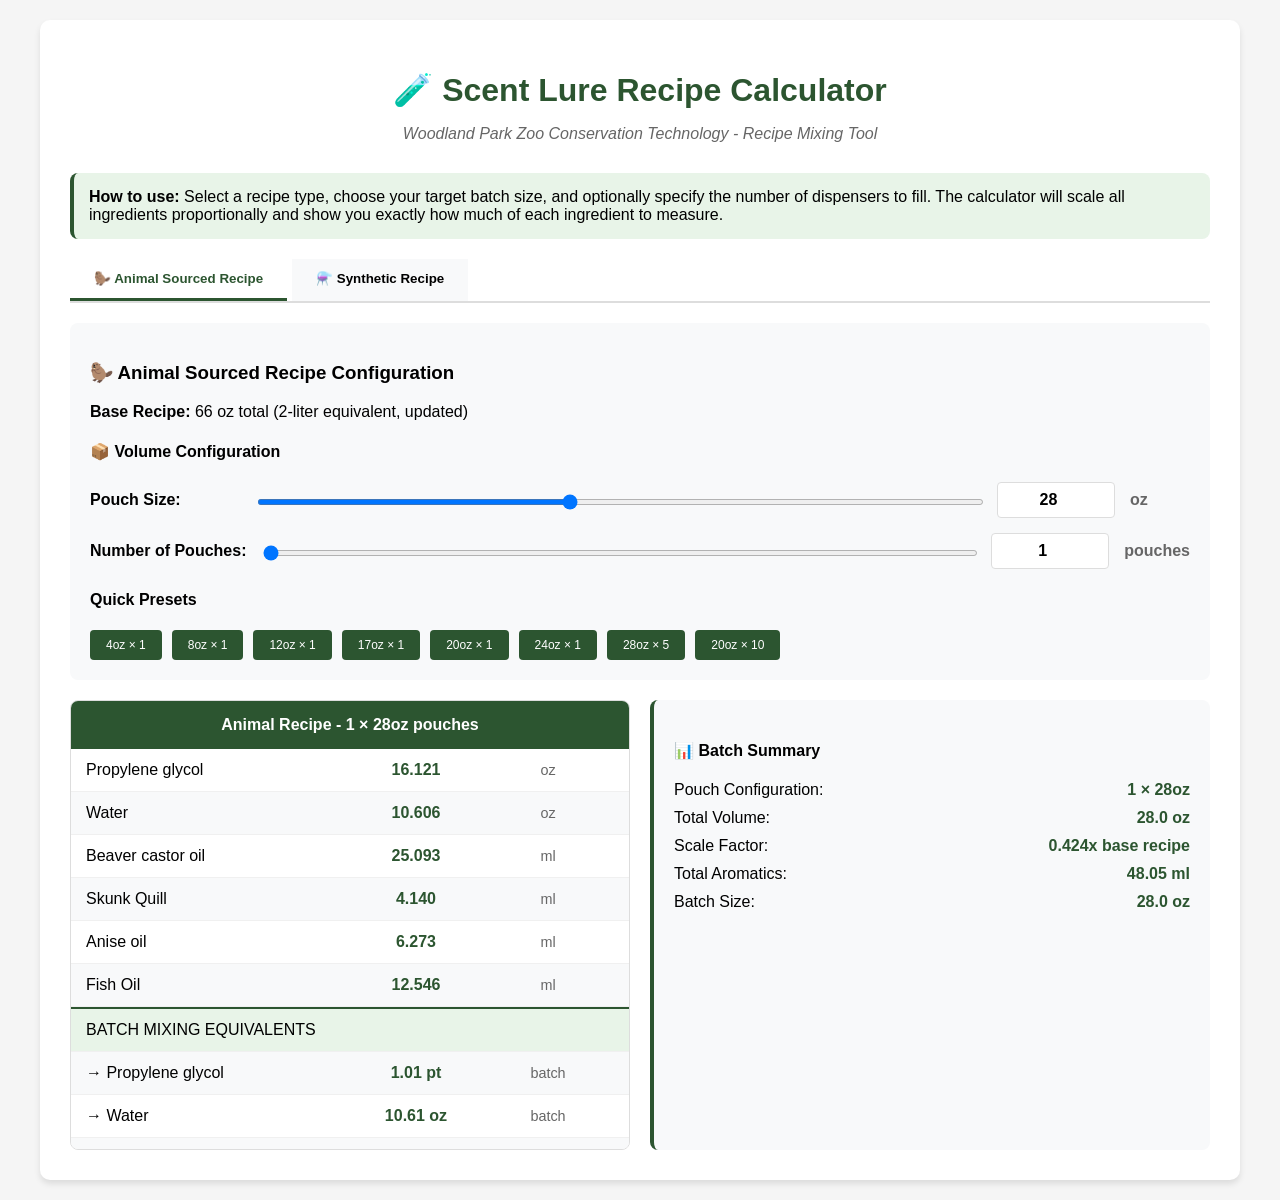
<file: files/scent_recipe_calculator.html>
<!DOCTYPE html>
<html lang="en">
<head>
    <meta charset="UTF-8">
    <meta name="viewport" content="width=device-width, initial-scale=1.0">
    <title>Scent Lure Recipe Calculator</title>
    <style>
        body {
            font-family: 'Segoe UI', Tahoma, Geneva, Verdana, sans-serif;
            max-width: 1200px;
            margin: 0 auto;
            padding: 20px;
            background-color: #f5f5f5;
        }
        
        .container {
            background: white;
            padding: 30px;
            border-radius: 10px;
            box-shadow: 0 4px 6px rgba(0, 0, 0, 0.1);
        }
        
        h1 {
            text-align: center;
            color: #2c5530;
            margin-bottom: 10px;
        }
        
        .subtitle {
            text-align: center;
            color: #666;
            margin-bottom: 30px;
            font-style: italic;
        }
        
        .recipe-tabs {
            display: flex;
            margin-bottom: 20px;
            border-bottom: 2px solid #ddd;
        }
        
        .tab {
            padding: 12px 24px;
            cursor: pointer;
            background: #f8f9fa;
            border: none;
            border-bottom: 3px solid transparent;
            margin-right: 5px;
            font-weight: bold;
            transition: all 0.3s;
        }
        
        .tab.active {
            background: white;
            border-bottom: 3px solid #2c5530;
            color: #2c5530;
        }
        
        .tab-content {
            display: none;
        }
        
        .tab-content.active {
            display: block;
        }
        
        .controls-section {
            background: #f8f9fa;
            padding: 20px;
            border-radius: 8px;
            margin-bottom: 20px;
        }
        
        .control-group {
            display: flex;
            align-items: center;
            margin-bottom: 15px;
            flex-wrap: wrap;
            gap: 15px;
        }
        
        .control-label {
            min-width: 150px;
            font-weight: bold;
        }
        
        .slider-container {
            flex: 1;
            min-width: 200px;
        }
        
        .slider {
            width: 100%;
            height: 6px;
            border-radius: 3px;
            background: #ddd;
            outline: none;
        }
        
        .slider::-webkit-slider-thumb {
            appearance: none;
            width: 20px;
            height: 20px;
            border-radius: 50%;
            background: #2c5530;
            cursor: pointer;
        }
        
        .value-input {
            width: 100px;
            padding: 8px;
            border: 1px solid #ddd;
            border-radius: 4px;
            text-align: center;
        }
        
        .unit-label {
            min-width: 60px;
            color: #666;
            font-weight: bold;
        }
        
        .presets {
            display: flex;
            flex-wrap: wrap;
            gap: 10px;
            margin-top: 15px;
        }
        
        .preset-btn {
            padding: 8px 16px;
            background: #2c5530;
            color: white;
            border: none;
            border-radius: 4px;
            cursor: pointer;
            transition: background-color 0.3s;
            font-size: 12px;
        }
        
        .preset-btn:hover {
            background: #3d6b42;
        }
        
        .recipe-results {
            display: grid;
            grid-template-columns: 1fr 1fr;
            gap: 20px;
            margin-top: 20px;
        }
        
        .ingredients-table {
            background: white;
            border: 1px solid #ddd;
            border-radius: 8px;
            overflow: hidden;
        }
        
        .table-header {
            background: #2c5530;
            color: white;
            padding: 15px;
            font-weight: bold;
            text-align: center;
        }
        
        .table-content {
            max-height: 400px;
            overflow-y: auto;
        }
        
        .ingredient-row {
            display: grid;
            grid-template-columns: 2fr 1fr 1fr;
            padding: 12px 15px;
            border-bottom: 1px solid #f0f0f0;
            align-items: center;
        }
        
        .ingredient-row:nth-child(even) {
            background: #f8f9fa;
        }
        
        .ingredient-name {
            font-weight: 500;
        }
        
        .ingredient-amount {
            text-align: center;
            font-weight: bold;
            color: #2c5530;
        }
        
        .ingredient-unit {
            text-align: center;
            color: #666;
            font-size: 0.9em;
        }
        
        .total-row {
            background: #e8f4e8 !important;
            font-weight: bold;
            border-top: 2px solid #2c5530;
        }
        
        .summary-section {
            background: #f8f9fa;
            padding: 20px;
            border-radius: 8px;
            border-left: 4px solid #2c5530;
        }
        
        .summary-row {
            display: flex;
            justify-content: space-between;
            margin-bottom: 10px;
        }
        
        .summary-value {
            font-weight: bold;
            color: #2c5530;
        }
        
        .instructions {
            background: #e8f4e8;
            padding: 15px;
            border-radius: 8px;
            margin-bottom: 20px;
            border-left: 4px solid #2c5530;
        }
        
        .control-group {
            display: flex;
            align-items: center;
            margin-bottom: 15px;
            flex-wrap: wrap;
            gap: 15px;
        }
        
        .control-label {
            min-width: 150px;
            font-weight: bold;
        }
        
        .slider-container {
            flex: 1;
            min-width: 200px;
        }
        
        .slider {
            width: 100%;
            height: 6px;
            border-radius: 3px;
            background: #ddd;
            outline: none;
        }
        
        .slider::-webkit-slider-thumb {
            appearance: none;
            width: 20px;
            height: 20px;
            border-radius: 50%;
            background: #2c5530;
            cursor: pointer;
        }
        
        .value-input {
            width: 100px;
            padding: 8px;
            border: 1px solid #ddd;
            border-radius: 4px;
            text-align: center;
            font-weight: bold;
            font-size: 16px;
        }
        
        .unit-label {
            min-width: 60px;
            color: #666;
            font-weight: bold;
        }
        
        .pouch-grid {
            display: grid;
            grid-template-columns: repeat(auto-fit, minmax(200px, 1fr));
            gap: 15px;
            margin-bottom: 20px;
        }
        
        .pouch-option {
            background: white;
            padding: 15px;
            border-radius: 8px;
            border: 2px solid #e0e0e0;
            display: flex;
            flex-direction: column;
            align-items: center;
            gap: 8px;
            transition: border-color 0.3s;
        }
        
        .pouch-option:hover {
            border-color: #2c5530;
        }
        
        .pouch-option.active {
            border-color: #2c5530;
            background: #f0f8f0;
        }
        
        .pouch-option label {
            font-weight: bold;
            color: #2c5530;
            text-align: center;
        }
        
        .pouch-input {
            width: 80px;
            padding: 8px;
            border: 1px solid #ddd;
            border-radius: 4px;
            text-align: center;
            font-weight: bold;
            font-size: 16px;
        }
        
        .pouch-label {
            color: #666;
            font-size: 0.9em;
        }
        
        @media (max-width: 900px) {
            .recipe-results {
                grid-template-columns: 1fr;
            }
            
            .control-group {
                flex-direction: column;
                align-items: stretch;
            }
            
            .control-label {
                min-width: auto;
            }
            
            .pouch-grid {
                grid-template-columns: repeat(auto-fit, minmax(150px, 1fr));
            }
        }
        
        .warning {
            background: #fff3cd;
            border: 1px solid #ffeaa7;
            color: #856404;
            padding: 10px;
            border-radius: 4px;
            margin-top: 15px;
        }
        
        .note {
            background: #d1ecf1;
            border: 1px solid #bee5eb;
            color: #0c5460;
            padding: 10px;
            border-radius: 4px;
            margin-top: 15px;
        }
    </style>
</head>
<body>
    <div class="container">
        <h1>🧪 Scent Lure Recipe Calculator</h1>
        <p class="subtitle">Woodland Park Zoo Conservation Technology - Recipe Mixing Tool</p>
        
        <div class="instructions">
            <strong>How to use:</strong> Select a recipe type, choose your target batch size, and optionally specify the number of dispensers to fill. The calculator will scale all ingredients proportionally and show you exactly how much of each ingredient to measure.
        </div>
        
        <!-- Recipe Type Tabs -->
        <div class="recipe-tabs">
            <button class="tab active" onclick="switchRecipe('animal')">🦫 Animal Sourced Recipe</button>
            <button class="tab" onclick="switchRecipe('synthetic')">⚗️ Synthetic Recipe</button>
        </div>
        
        <!-- Animal Sourced Recipe -->
        <div id="animalContent" class="tab-content active">
            <div class="controls-section">
                <h3>🦫 Animal Sourced Recipe Configuration</h3>
                <p><strong>Base Recipe:</strong> 66 oz total (2-liter equivalent, updated)</p>
                
                <h4>📦 Volume Configuration</h4>
                <div class="control-group">
                    <div class="control-label">Pouch Size:</div>
                    <div class="slider-container">
                        <input type="range" id="animalPouchSlider" class="slider" min="1" max="64" value="28" step="1">
                    </div>
                    <input type="number" id="animalPouchInput" class="value-input" value="28" step="1" min="1" max="64">
                    <span class="unit-label">oz</span>
                </div>
                
                <div class="control-group">
                    <div class="control-label">Number of Pouches:</div>
                    <div class="slider-container">
                        <input type="range" id="animalCountSlider" class="slider" min="1" max="50" value="1" step="1">
                    </div>
                    <input type="number" id="animalCountInput" class="value-input" value="1" step="1" min="1" max="50">
                    <span class="unit-label">pouches</span>
                </div>
                
                <h4>Quick Presets</h4>
                <div class="presets">
                    <button class="preset-btn" onclick="setAnimalVolume(4, 1)">4oz × 1</button>
                    <button class="preset-btn" onclick="setAnimalVolume(8, 1)">8oz × 1</button>
                    <button class="preset-btn" onclick="setAnimalVolume(12, 1)">12oz × 1</button>
                    <button class="preset-btn" onclick="setAnimalVolume(17, 1)">17oz × 1</button>
                    <button class="preset-btn" onclick="setAnimalVolume(20, 1)">20oz × 1</button>
                    <button class="preset-btn" onclick="setAnimalVolume(24, 1)">24oz × 1</button>
                    <button class="preset-btn" onclick="setAnimalVolume(28, 5)">28oz × 5</button>
                    <button class="preset-btn" onclick="setAnimalVolume(20, 10)">20oz × 10</button>
                </div>
            </div>
        </div>
        
        <!-- Synthetic Recipe -->
        <div id="syntheticContent" class="tab-content">
            <div class="controls-section">
                <h3>⚗️ Synthetic Recipe Configuration</h3>
                <p><strong>Base Recipe:</strong> 68 oz total (Keon Final Report ratios)</p>
                
                <h4>🧴 Volume Configuration</h4>
                <div class="control-group">
                    <div class="control-label">Dispenser Size:</div>
                    <div class="slider-container">
                        <input type="range" id="syntheticPouchSlider" class="slider" min="1" max="64" value="28" step="1">
                    </div>
                    <input type="number" id="syntheticPouchInput" class="value-input" value="28" step="1" min="1" max="64">
                    <span class="unit-label">oz</span>
                </div>
                
                <div class="control-group">
                    <div class="control-label">Number of Dispensers:</div>
                    <div class="slider-container">
                        <input type="range" id="syntheticCountSlider" class="slider" min="1" max="50" value="1" step="1">
                    </div>
                    <input type="number" id="syntheticCountInput" class="value-input" value="1" step="1" min="1" max="50">
                    <span class="unit-label">dispensers</span>
                </div>
                
                <h4>Quick Presets</h4>
                <div class="presets">
                    <button class="preset-btn" onclick="setSyntheticVolume(4, 1)">4oz × 1</button>
                    <button class="preset-btn" onclick="setSyntheticVolume(8, 1)">8oz × 1</button>
                    <button class="preset-btn" onclick="setSyntheticVolume(12, 1)">12oz × 1</button>
                    <button class="preset-btn" onclick="setSyntheticVolume(17, 1)">17oz × 1</button>
                    <button class="preset-btn" onclick="setSyntheticVolume(20, 1)">20oz × 1</button>
                    <button class="preset-btn" onclick="setSyntheticVolume(24, 1)">24oz × 1</button>
                    <button class="preset-btn" onclick="setSyntheticVolume(28, 5)">28oz × 5</button>
                    <button class="preset-btn" onclick="setSyntheticVolume(4, 10)">4oz × 10</button>
                </div>
            </div>
        </div>
        
        <!-- Results Section -->
        <div class="recipe-results">
            <!-- Ingredients Table -->
            <div class="ingredients-table">
                <div class="table-header" id="ingredientsHeader">
                    Recipe Ingredients
                </div>
                <div class="table-content" id="ingredientsList">
                    <!-- Ingredients will be populated by JavaScript -->
                </div>
            </div>
            
            <!-- Summary -->
            <div class="summary-section">
                <h4>📊 Batch Summary</h4>
                <div id="batchSummary">
                    <!-- Summary will be populated by JavaScript -->
                </div>
            </div>
        </div>
    </div>
    
    <script>
        // Recipe data structures
        // Recipe data structures (simplified - no pouch size restrictions)
        const animalRecipe = {
            baseSize: 66, // oz (67 - 1 oz Hawbacker's removed)
            ozToMl: 29.5735, // Add conversion factor
            ingredients: [
                { name: "Propylene glycol", amount: 38, unit: "oz", type: "liquid" },
                { name: "Water", amount: 25, unit: "oz", type: "liquid" },
                { name: "Beaver castor oil", amount: 2, unit: "ml", type: "aromatic" },
                { name: "Skunk Quill", amount: 0.33, unit: "ml", type: "aromatic" },
                { name: "Anise oil", amount: 0.5, unit: "ml", type: "aromatic" },
                { name: "Fish Oil", amount: 1, unit: "ml", type: "aromatic" }
            ]
        };
        
        const syntheticRecipe = {
            baseSize: 68, // oz (calculated from sum)
            ozToMl: 29.5735,
            ingredients: [
                { name: "Propylene glycol", amount: 38, unit: "oz", type: "liquid" },
                { name: "Water", amount: 25, unit: "oz", type: "liquid" },
                { name: "Synthetic castoreum (Givco)", amount: 2, unit: "ml", type: "aromatic" },
                { name: "4-ethylphenol (beaver castor sub)", amount: 2, unit: "ml", type: "aromatic" },
                { name: "Undecanal (fish oil sub)", amount: 0.5, unit: "ml", type: "aromatic" },
                { name: "Undecanone (fish oil sub)", amount: 1, unit: "ml", type: "aromatic" },
                { name: "2-phenylethanethiol (skunk sub)", amount: 0.05, unit: "ml", type: "aromatic" },
                { name: "Anise oil", amount: 0.5, unit: "ml", type: "aromatic" }
            ]
        };
        
        let currentRecipe = 'animal';
        
        // Initialize
        document.addEventListener('DOMContentLoaded', function() {
            setupEventListeners();
            calculateRecipe();
        });
        
        function setupEventListeners() {
            // Animal recipe controls
            document.getElementById('animalPouchSlider').addEventListener('input', syncAnimalControls);
            document.getElementById('animalPouchInput').addEventListener('input', syncAnimalControls);
            document.getElementById('animalCountSlider').addEventListener('input', syncAnimalControls);
            document.getElementById('animalCountInput').addEventListener('input', syncAnimalControls);
            
            // Synthetic recipe controls
            document.getElementById('syntheticPouchSlider').addEventListener('input', syncSyntheticControls);
            document.getElementById('syntheticPouchInput').addEventListener('input', syncSyntheticControls);
            document.getElementById('syntheticCountSlider').addEventListener('input', syncSyntheticControls);
            document.getElementById('syntheticCountInput').addEventListener('input', syncSyntheticControls);
        }
        
        function syncAnimalControls() {
            const pouchSlider = document.getElementById('animalPouchSlider');
            const pouchInput = document.getElementById('animalPouchInput');
            const countSlider = document.getElementById('animalCountSlider');
            const countInput = document.getElementById('animalCountInput');
            
            // Sync values
            if (event.target === pouchSlider) pouchInput.value = pouchSlider.value;
            if (event.target === pouchInput) pouchSlider.value = pouchInput.value;
            if (event.target === countSlider) countInput.value = countSlider.value;
            if (event.target === countInput) countSlider.value = countInput.value;
            
            calculateRecipe();
        }
        
        function syncSyntheticControls() {
            const pouchSlider = document.getElementById('syntheticPouchSlider');
            const pouchInput = document.getElementById('syntheticPouchInput');
            const countSlider = document.getElementById('syntheticCountSlider');
            const countInput = document.getElementById('syntheticCountInput');
            
            // Sync values
            if (event.target === pouchSlider) pouchInput.value = pouchSlider.value;
            if (event.target === pouchInput) pouchSlider.value = pouchInput.value;
            if (event.target === countSlider) countInput.value = countSlider.value;
            if (event.target === countInput) countSlider.value = countInput.value;
            
            calculateRecipe();
        }
        
        function switchRecipe(recipeType) {
            currentRecipe = recipeType;
            
            // Update tabs
            document.querySelectorAll('.tab').forEach(tab => tab.classList.remove('active'));
            document.querySelectorAll('.tab-content').forEach(content => content.classList.remove('active'));
            
            if (recipeType === 'animal') {
                document.querySelector('[onclick="switchRecipe(\'animal\')"]').classList.add('active');
                document.getElementById('animalContent').classList.add('active');
            } else {
                document.querySelector('[onclick="switchRecipe(\'synthetic\')"]').classList.add('active');
                document.getElementById('syntheticContent').classList.add('active');
            }
            
            calculateRecipe();
        }
        
        function setAnimalVolume(pouchSize, count) {
            document.getElementById('animalPouchSlider').value = pouchSize;
            document.getElementById('animalPouchInput').value = pouchSize;
            document.getElementById('animalCountSlider').value = count;
            document.getElementById('animalCountInput').value = count;
            calculateRecipe();
        }
        
        function setSyntheticVolume(pouchSize, count) {
            document.getElementById('syntheticPouchSlider').value = pouchSize;
            document.getElementById('syntheticPouchInput').value = pouchSize;
            document.getElementById('syntheticCountSlider').value = count;
            document.getElementById('syntheticCountInput').value = count;
            calculateRecipe();
        }
        
        function calculateRecipe() {
            if (currentRecipe === 'animal') {
                calculateAnimalRecipe();
            } else {
                calculateSyntheticRecipe();
            }
        }
        
        function calculateAnimalRecipe() {
            const pouchSize = parseFloat(document.getElementById('animalPouchInput').value);
            const pouchCount = parseInt(document.getElementById('animalCountInput').value);
            
            if (isNaN(pouchSize) || isNaN(pouchCount) || pouchSize <= 0 || pouchCount <= 0) {
                document.getElementById('ingredientsList').innerHTML = '<div class="ingredient-row"><div class="ingredient-name">Invalid parameters</div></div>';
                document.getElementById('batchSummary').innerHTML = '<div class="summary-row"><span>Check pouch size and count values</span></div>';
                return;
            }
            
            // Calculate total volume needed
            const totalVolumeOz = pouchSize * pouchCount;
            
            // Calculate ingredients
            let html = '';
            const scaleFactor = totalVolumeOz / animalRecipe.baseSize;
            let totalAromaticsMl = 0;
            
            animalRecipe.ingredients.forEach(ingredient => {
                let totalAmount = ingredient.amount * scaleFactor;
                
                // Apply ml conversion for small animal ingredients
                if (ingredient.unit === 'ml') {
                    totalAmount = totalAmount * animalRecipe.ozToMl;
                    totalAromaticsMl += totalAmount;
                }
                
                html += `
                    <div class="ingredient-row">
                        <div class="ingredient-name">${ingredient.name}</div>
                        <div class="ingredient-amount">${totalAmount.toFixed(3)}</div>
                        <div class="ingredient-unit">${ingredient.unit}</div>
                    </div>
                `;
            });
            
            // Add batch mixing equivalents
            html += `<div class="ingredient-row total-row">
                        <div class="ingredient-name">BATCH MIXING EQUIVALENTS</div>
                        <div class="ingredient-amount"></div>
                        <div class="ingredient-unit"></div>
                     </div>`;
            
            animalRecipe.ingredients.forEach(ingredient => {
                let totalAmount = ingredient.amount * scaleFactor;
                
                if (ingredient.unit === 'ml') {
                    totalAmount = totalAmount * animalRecipe.ozToMl;
                    // For ml ingredients, show in ml since they're precision amounts
                    html += `
                        <div class="ingredient-row">
                            <div class="ingredient-name">→ ${ingredient.name}</div>
                            <div class="ingredient-amount">${totalAmount.toFixed(2)} ml</div>
                            <div class="ingredient-unit">precise</div>
                        </div>
                    `;
                } else {
                    // For oz ingredients, show larger units
                    const gallons = totalAmount / 128;
                    const quarts = totalAmount / 32;
                    
                    let batchDisplay = '';
                    if (totalAmount >= 128) {
                        batchDisplay = `${gallons.toFixed(2)} gal`;
                    } else if (totalAmount >= 32) {
                        batchDisplay = `${quarts.toFixed(2)} qt`;
                    } else if (totalAmount >= 16) {
                        batchDisplay = `${(totalAmount / 16).toFixed(2)} pt`;
                    } else {
                        batchDisplay = `${totalAmount.toFixed(2)} oz`;
                    }
                    
                    html += `
                        <div class="ingredient-row">
                            <div class="ingredient-name">→ ${ingredient.name}</div>
                            <div class="ingredient-amount">${batchDisplay}</div>
                            <div class="ingredient-unit">batch</div>
                        </div>
                    `;
                }
            });
            
            document.getElementById('ingredientsList').innerHTML = html;
            document.getElementById('ingredientsHeader').textContent = `Animal Recipe - ${pouchCount} × ${pouchSize}oz pouches`;
            
            // Update summary
            const summaryHtml = `
                <div class="summary-row">
                    <span>Pouch Configuration:</span>
                    <span class="summary-value">${pouchCount} × ${pouchSize}oz</span>
                </div>
                <div class="summary-row">
                    <span>Total Volume:</span>
                    <span class="summary-value">${totalVolumeOz.toFixed(1)} oz</span>
                </div>
                <div class="summary-row">
                    <span>Scale Factor:</span>
                    <span class="summary-value">${scaleFactor.toFixed(3)}x base recipe</span>
                </div>
                <div class="summary-row">
                    <span>Total Aromatics:</span>
                    <span class="summary-value">${totalAromaticsMl.toFixed(2)} ml</span>
                </div>
                <div class="summary-row">
                    <span>Batch Size:</span>
                    <span class="summary-value">${totalVolumeOz >= 128 ? (totalVolumeOz/128).toFixed(2) + ' gallons' : totalVolumeOz.toFixed(1) + ' oz'}</span>
                </div>
                ${totalVolumeOz > 256 ? '<div class="note">📋 Large batch - consider mixing in stages</div>' : ''}
                ${totalAromaticsMl < 1 ? '<div class="warning">⚠️ Very small aromatic amounts - use precision pipettes</div>' : ''}
                ${pouchSize < 4 ? '<div class="warning">⚠️ Very small pouches - ensure minimum viable batch size</div>' : ''}
            `;
            
            document.getElementById('batchSummary').innerHTML = summaryHtml;
        }
        
        function calculateSyntheticRecipe() {
            const pouchSize = parseFloat(document.getElementById('syntheticPouchInput').value);
            const pouchCount = parseInt(document.getElementById('syntheticCountInput').value);
            
            if (isNaN(pouchSize) || isNaN(pouchCount) || pouchSize <= 0 || pouchCount <= 0) {
                document.getElementById('ingredientsList').innerHTML = '<div class="ingredient-row"><div class="ingredient-name">Invalid parameters</div></div>';
                document.getElementById('batchSummary').innerHTML = '<div class="summary-row"><span>Check dispenser size and count values</span></div>';
                return;
            }
            
            // Calculate total volume needed
            const totalVolumeOz = pouchSize * pouchCount;
            
            // Calculate ingredients
            let html = '';
            const scaleFactor = totalVolumeOz / syntheticRecipe.baseSize;
            let totalAromaticsMl = 0;
            
            syntheticRecipe.ingredients.forEach(ingredient => {
                let totalAmount = ingredient.amount * scaleFactor;
                
                // Apply ml conversion for synthetic aromatics
                if (ingredient.unit === 'ml') {
                    totalAmount = totalAmount * syntheticRecipe.ozToMl;
                    totalAromaticsMl += totalAmount;
                }
                
                html += `
                    <div class="ingredient-row">
                        <div class="ingredient-name">${ingredient.name}</div>
                        <div class="ingredient-amount">${totalAmount.toFixed(3)}</div>
                        <div class="ingredient-unit">${ingredient.unit}</div>
                    </div>
                `;
            });
            
            // Add batch mixing equivalents
            html += `<div class="ingredient-row total-row">
                        <div class="ingredient-name">BATCH MIXING EQUIVALENTS</div>
                        <div class="ingredient-amount"></div>
                        <div class="ingredient-unit"></div>
                     </div>`;
            
            syntheticRecipe.ingredients.forEach(ingredient => {
                let totalAmount = ingredient.amount * scaleFactor;
                
                if (ingredient.unit === 'ml') {
                    totalAmount = totalAmount * syntheticRecipe.ozToMl;
                    // For ml ingredients, show in ml since they're small
                    html += `
                        <div class="ingredient-row">
                            <div class="ingredient-name">→ ${ingredient.name}</div>
                            <div class="ingredient-amount">${totalAmount.toFixed(2)} ml</div>
                            <div class="ingredient-unit">precise</div>
                        </div>
                    `;
                } else {
                    // For oz ingredients, show larger units
                    const gallons = totalAmount / 128;
                    const quarts = totalAmount / 32;
                    
                    let batchDisplay = '';
                    if (totalAmount >= 128) {
                        batchDisplay = `${gallons.toFixed(2)} gal`;
                    } else if (totalAmount >= 32) {
                        batchDisplay = `${quarts.toFixed(2)} qt`;
                    } else if (totalAmount >= 16) {
                        batchDisplay = `${(totalAmount / 16).toFixed(2)} pt`;
                    } else {
                        batchDisplay = `${totalAmount.toFixed(2)} oz`;
                    }
                    
                    html += `
                        <div class="ingredient-row">
                            <div class="ingredient-name">→ ${ingredient.name}</div>
                            <div class="ingredient-amount">${batchDisplay}</div>
                            <div class="ingredient-unit">batch</div>
                        </div>
                    `;
                }
            });
            
            document.getElementById('ingredientsList').innerHTML = html;
            document.getElementById('ingredientsHeader').textContent = `Synthetic Recipe - ${pouchCount} × ${pouchSize}oz dispensers`;
            
            // Update summary
            const summaryHtml = `
                <div class="summary-row">
                    <span>Dispenser Configuration:</span>
                    <span class="summary-value">${pouchCount} × ${pouchSize}oz</span>
                </div>
                <div class="summary-row">
                    <span>Total Volume:</span>
                    <span class="summary-value">${totalVolumeOz.toFixed(1)} oz</span>
                </div>
                <div class="summary-row">
                    <span>Scale Factor:</span>
                    <span class="summary-value">${scaleFactor.toFixed(3)}x base recipe</span>
                </div>
                <div class="summary-row">
                    <span>Total Aromatics:</span>
                    <span class="summary-value">${totalAromaticsMl.toFixed(2)} ml</span>
                </div>
                <div class="summary-row">
                    <span>Batch Size:</span>
                    <span class="summary-value">${totalVolumeOz >= 128 ? (totalVolumeOz/128).toFixed(2) + ' gallons' : totalVolumeOz.toFixed(1) + ' oz'}</span>
                </div>
                ${totalVolumeOz > 256 ? '<div class="note">📋 Large batch - consider mixing in stages</div>' : ''}
                ${totalAromaticsMl < 1 ? '<div class="warning">⚠️ Very small aromatic amounts - use precision pipettes</div>' : ''}
                ${pouchSize < 4 ? '<div class="warning">⚠️ Very small dispensers - ensure minimum viable batch size</div>' : ''}
            `;
            
            document.getElementById('batchSummary').innerHTML = summaryHtml;
        }
    </script>
</body>
</html>
</file>
